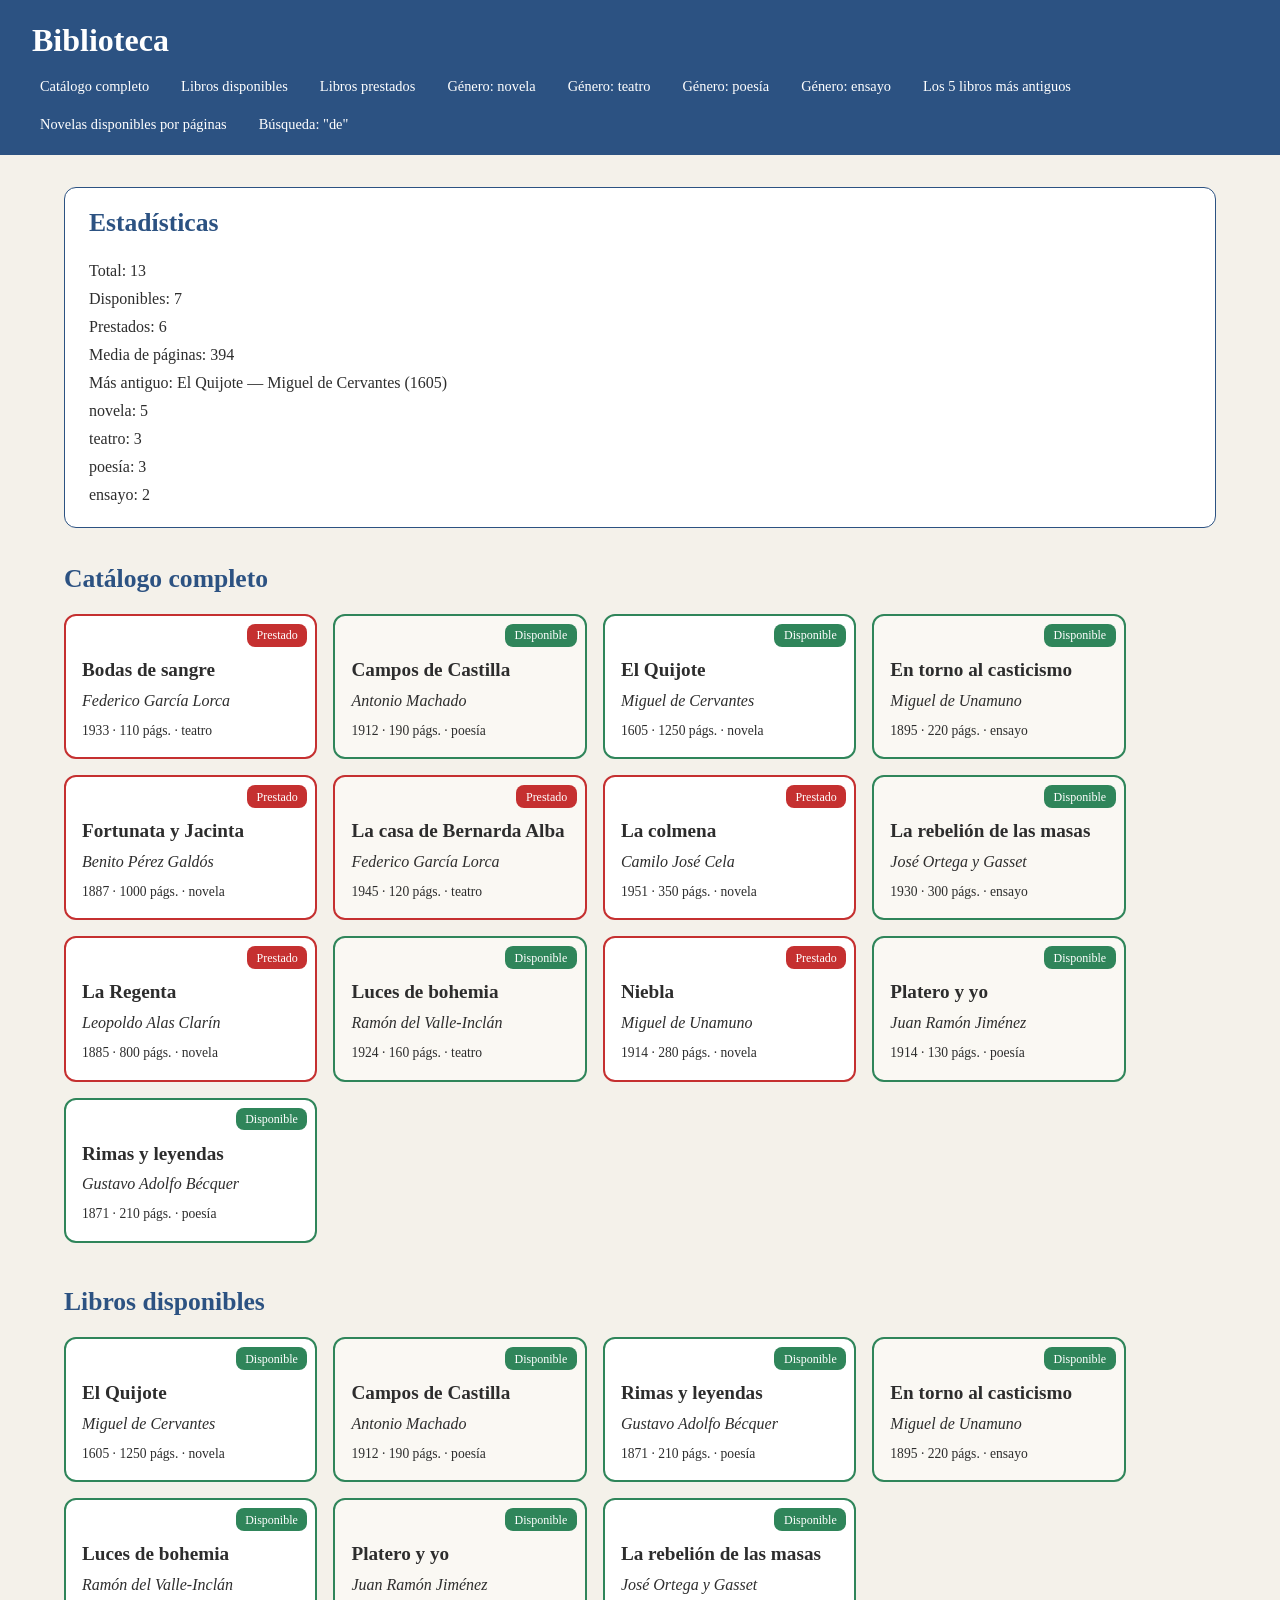
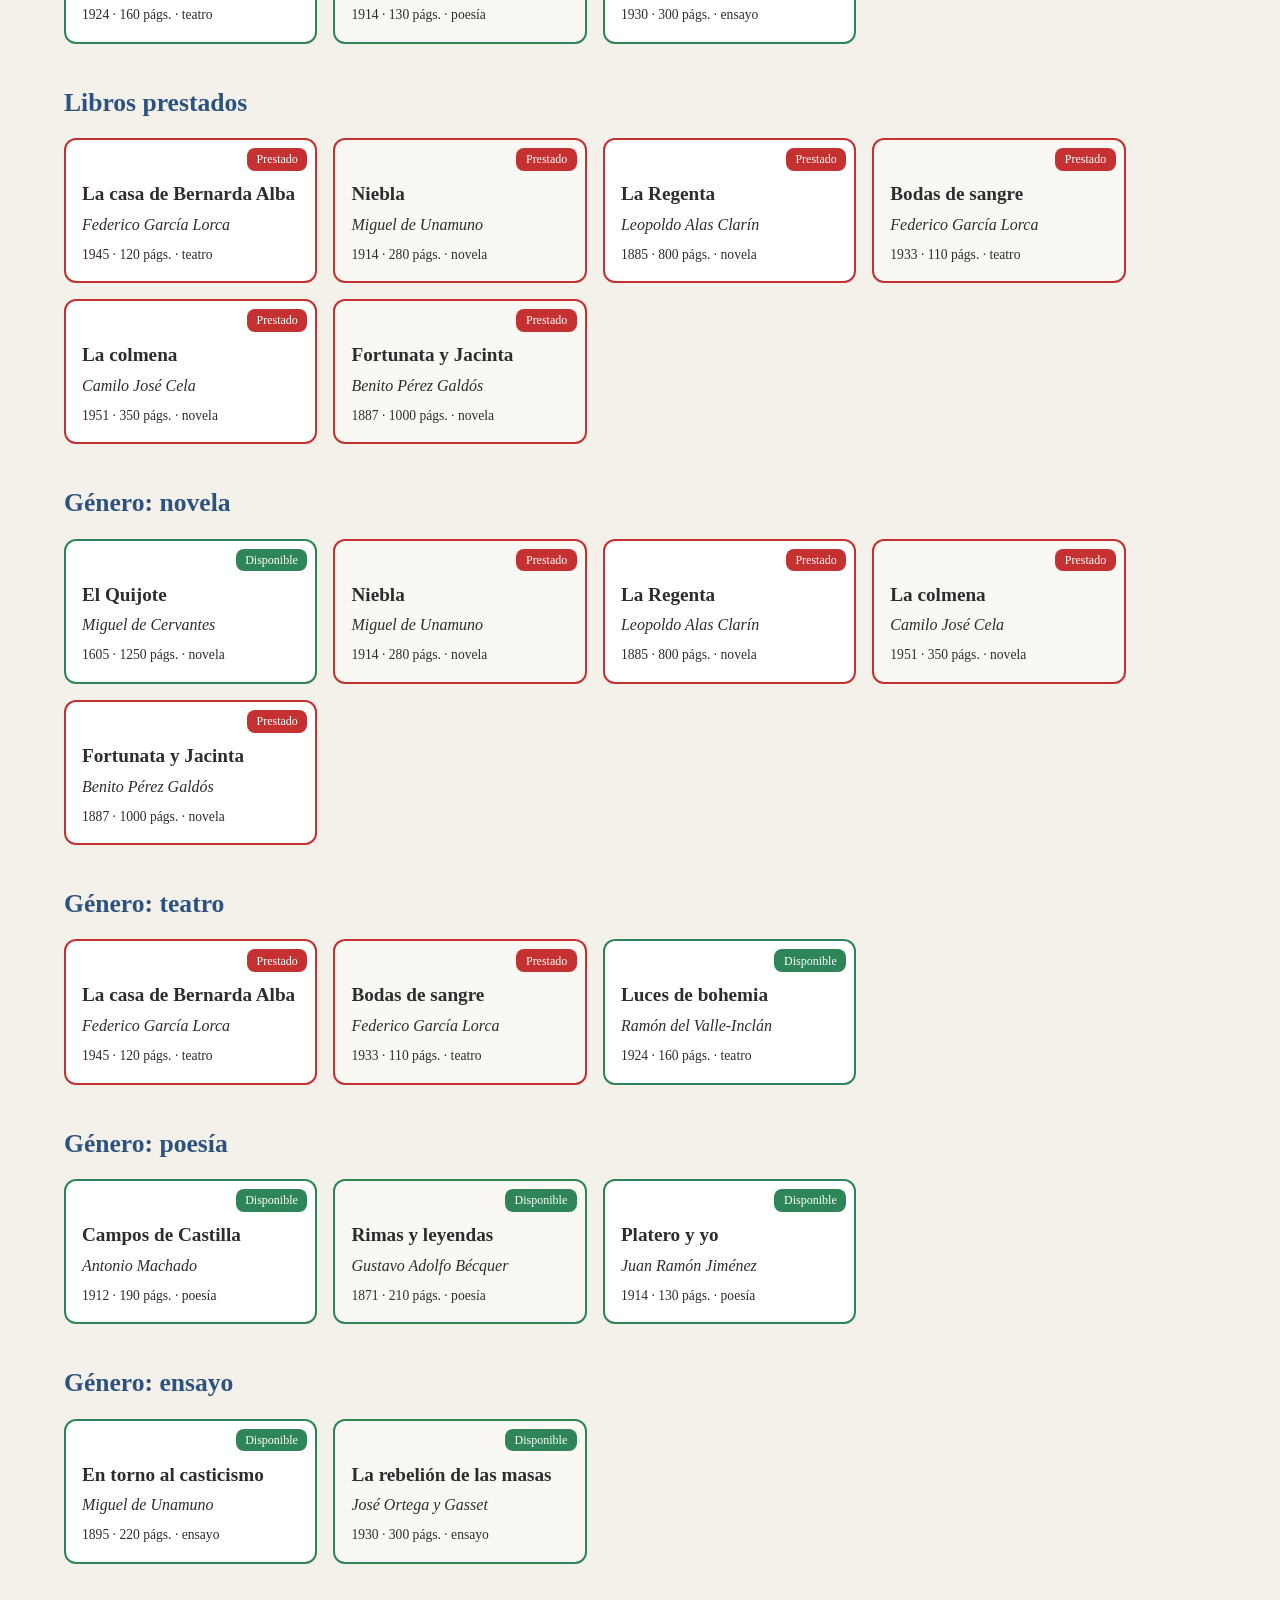
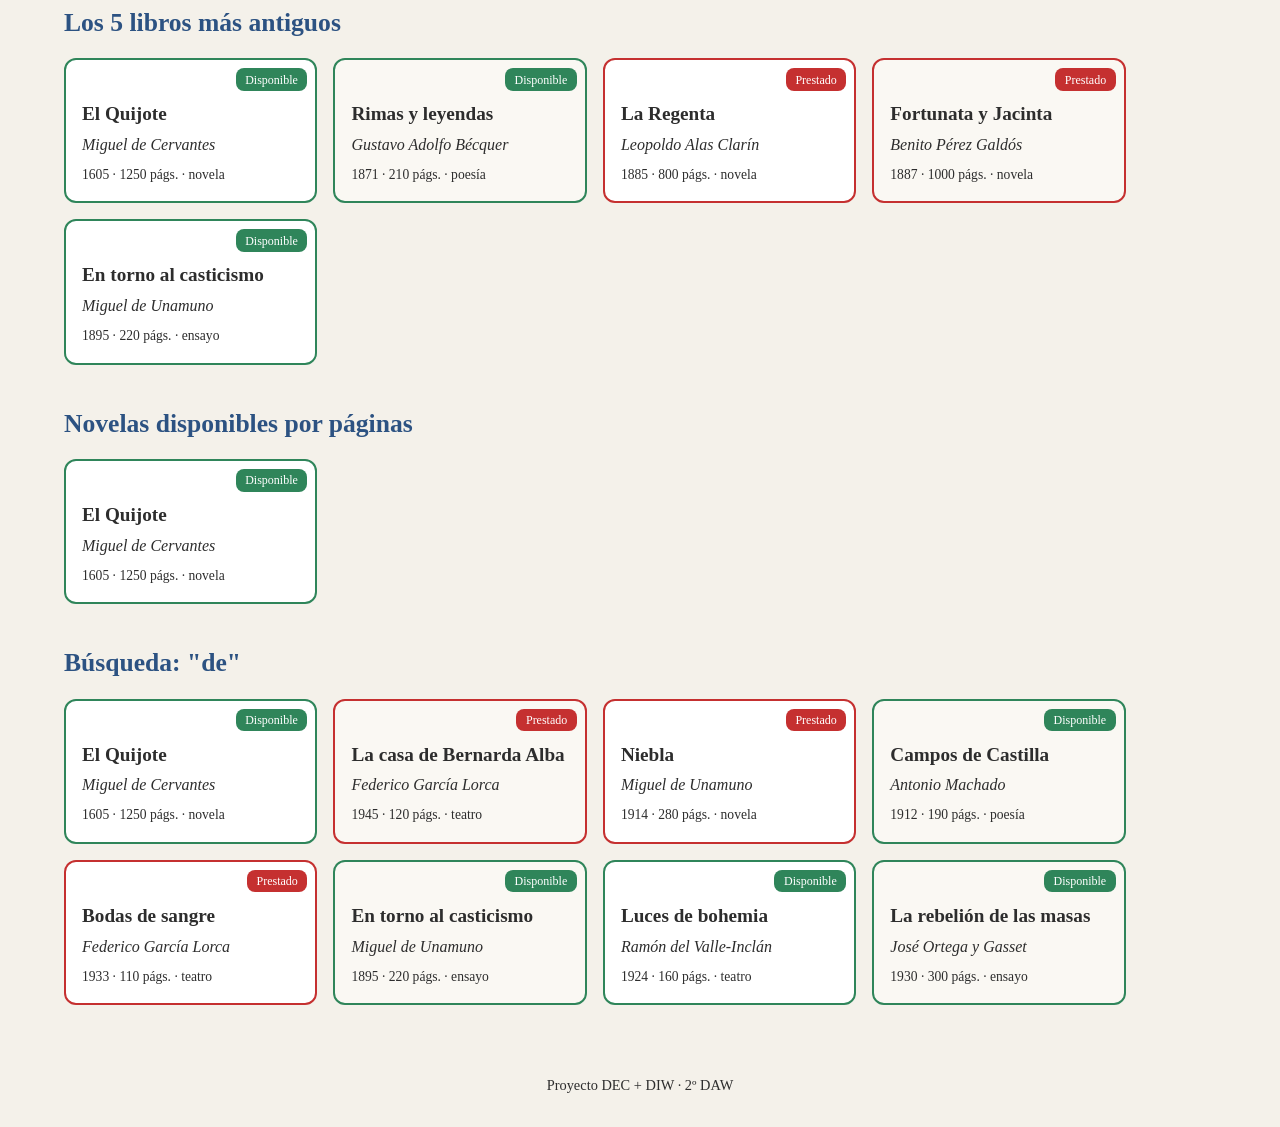
<file: Biblioteca/index.html>
<!doctype html>
<html lang="es">
  <head>
    <meta charset="UTF-8">
    <meta name="viewport" content="width=device-width, initial-scale=1.0">
    <title>Biblioteca</title>
    <link rel="stylesheet" href="css/estilos.css">
    <link rel="icon" href="data:,">
  </head>
  <body>
    <header class="cabecera">
      <h1>Biblioteca</h1>
      <nav class="indice" id="indice"></nav>
    </header>

    <main class="principal">
      <div class="panel-estadisticas" id="estadisticas"></div>
      <div id="contenedor"></div>
    </main>

    <footer class="pie">
      <p>Proyecto DEC + DIW · 2º DAW</p>
    </footer>

    <script type="module" src="js/app.js"></script>
  </body>
</html>
</file>
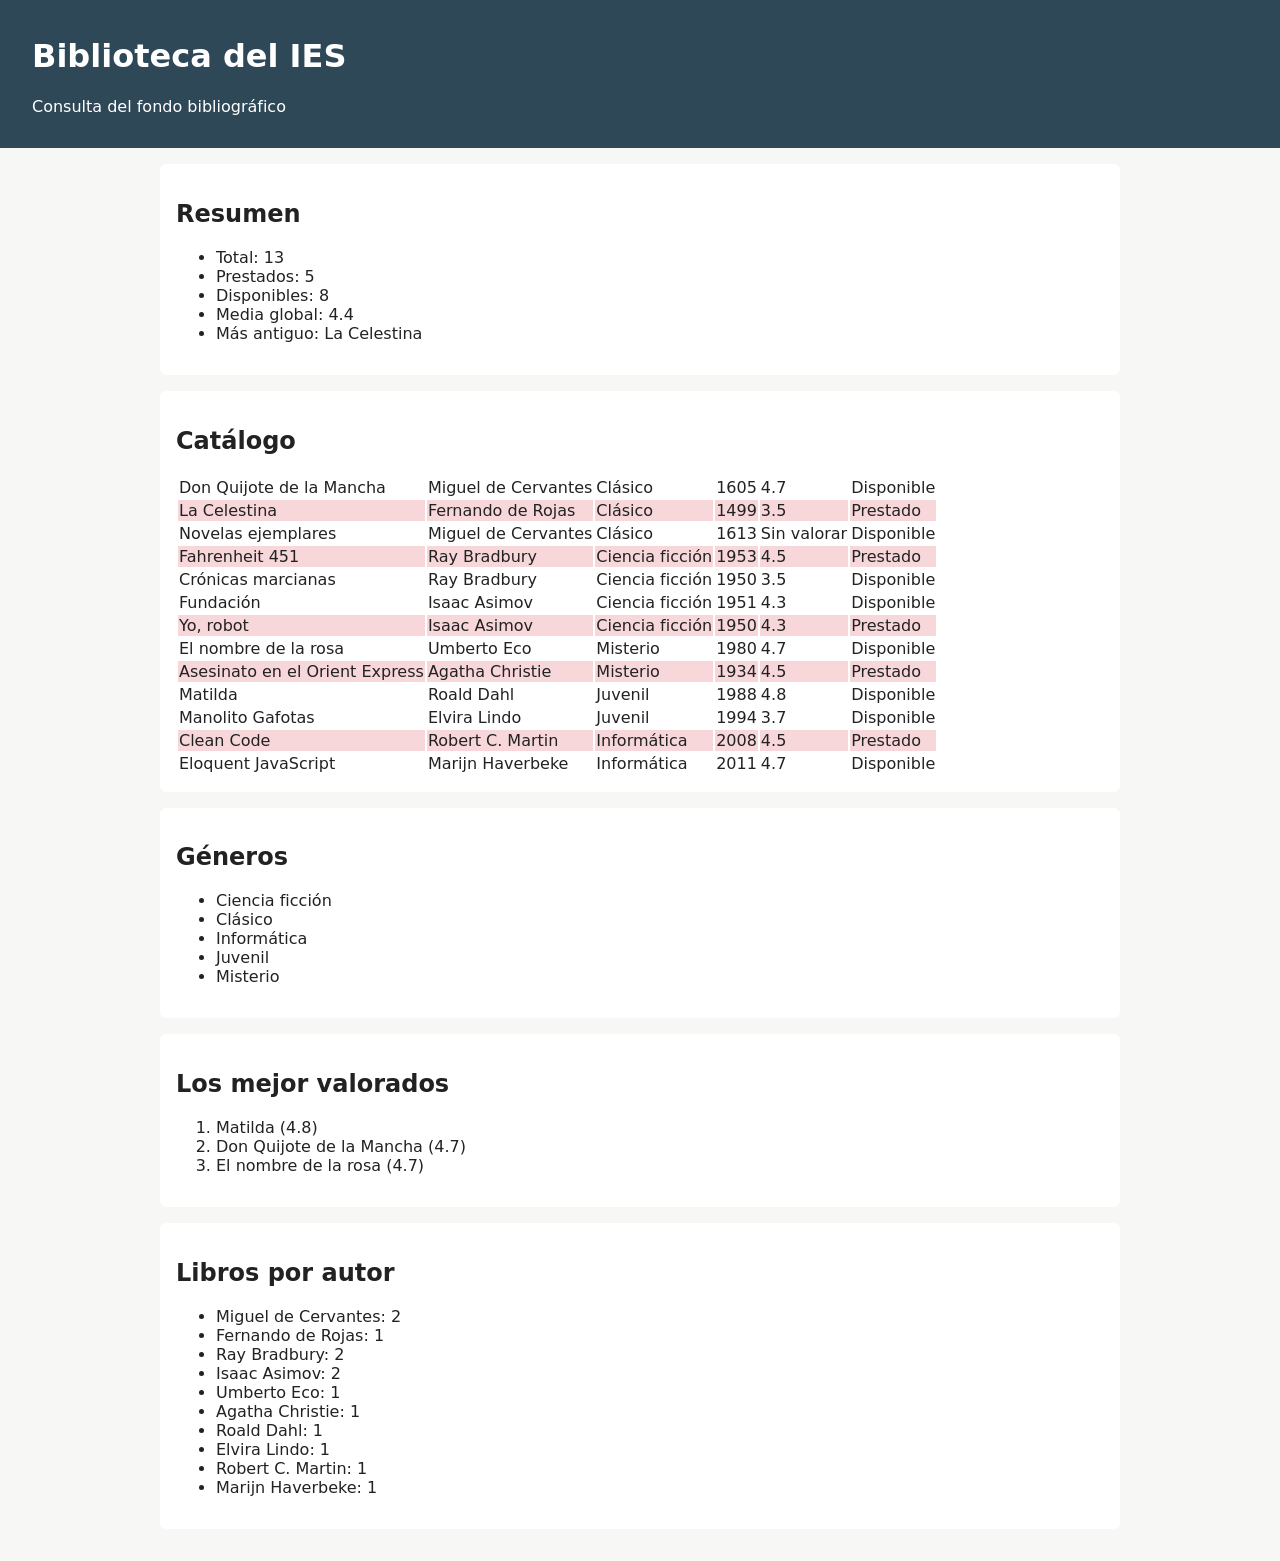
<file: guzman_yandrik_biblioteca/biblioteca-ies/index.html>
<!doctype html>
<html lang="es">
  <head>
    <meta charset="UTF-8" />
    <meta name="viewport" content="width=device-width, initial-scale=1.0" />
    <title>Biblioteca del IES</title>
    <link rel="stylesheet" href="css/estilos.css" />
    <!-- El orden importa: app.js usa la constante LIBROS definida en datos.js -->
    <script src="js/datos.js" defer></script>
    <script src="js/app.js" defer></script>
    <script src="js/pruebas.js" defer></script>
  </head>
  <body>
    <header>
      <h1>Biblioteca del IES</h1>
      <p>Consulta del fondo bibliográfico</p>
    </header>

    <main>
      <section>
        <h2>Resumen</h2>
        <div id="resumen"></div>
      </section>

      <section>
        <h2>Catálogo</h2>
        <div id="catalogo"></div>
      </section>

      <section>
        <h2>Géneros</h2>
        <div id="generos"></div>
      </section>

      <section>
        <h2>Los mejor valorados</h2>
        <div id="ranking"></div>
      </section>

      <section>
        <h2>Libros por autor</h2>
        <div id="autores"></div>
      </section>
    </main>
  </body>
</html>
</file>
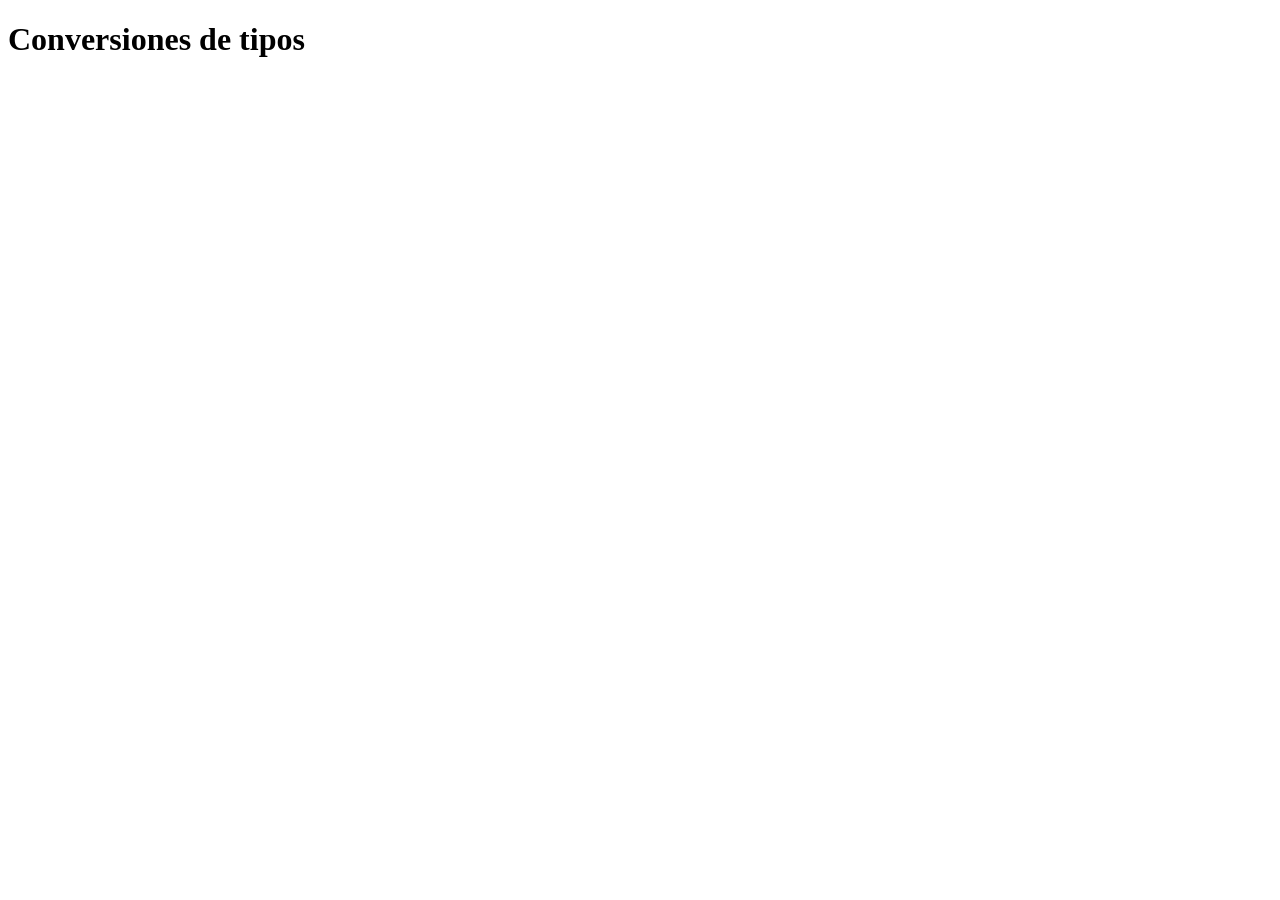
<file: guzman_yandrik_biblioteca/parteA/ejA1/index.html>
<!DOCTYPE html>
<html lang="es">
<head>
  <meta charset="UTF-8">
  <title>Biblioteca</title>
</head>
<body>
  <h1>Conversiones de tipos</h1>
  <script src="ejA1.js"></script>
</body>
</html>
</file>
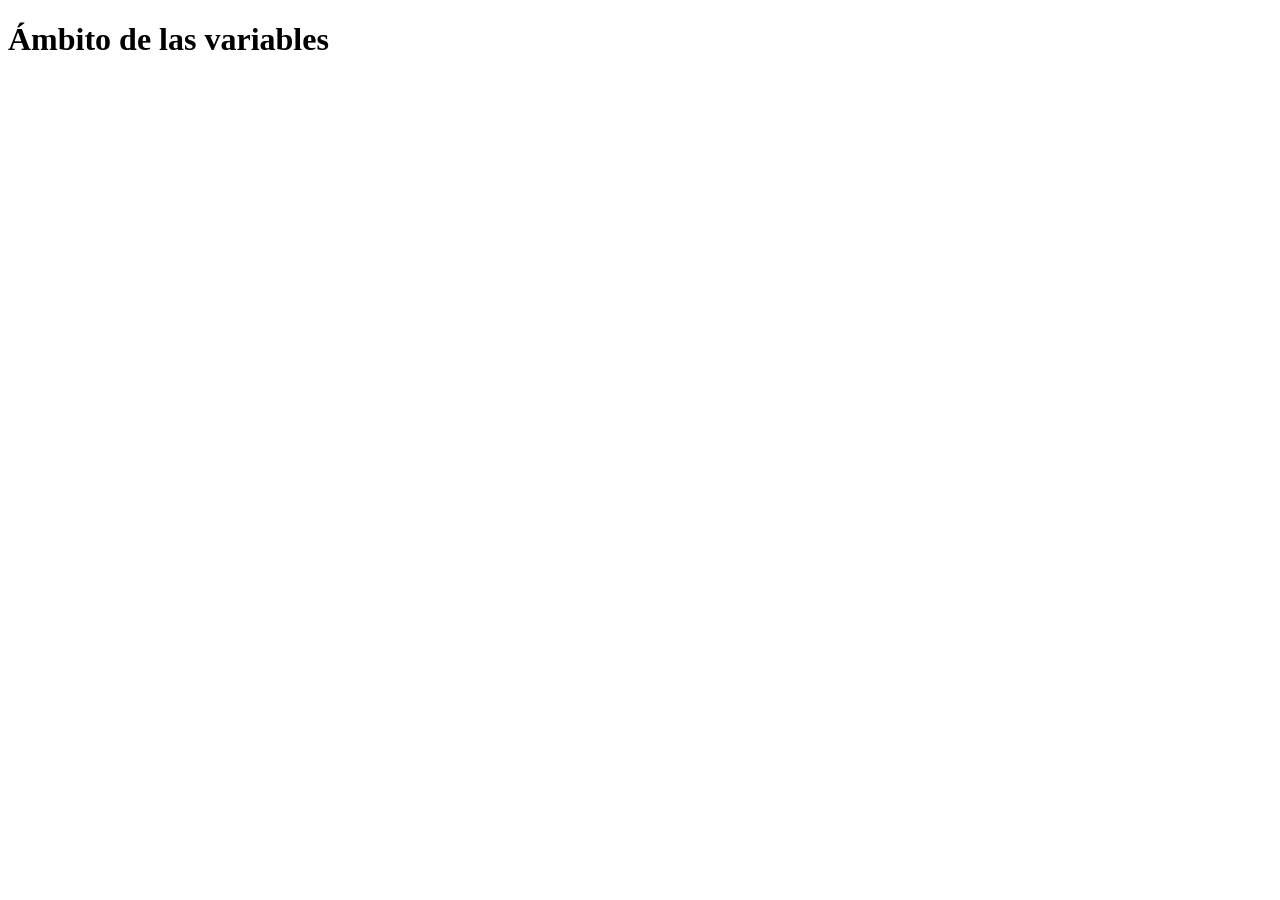
<file: guzman_yandrik_biblioteca/parteA/ejA2/index.html>
<!doctype html>
<html lang="es">
  <head>
    <meta charset="UTF-8" />
    <title>Biblioteca</title>
  </head>
  <body>
    <h1>Ámbito de las variables</h1>
    <script src="ejA2.js"></script>
  </body>
</html>
</file>
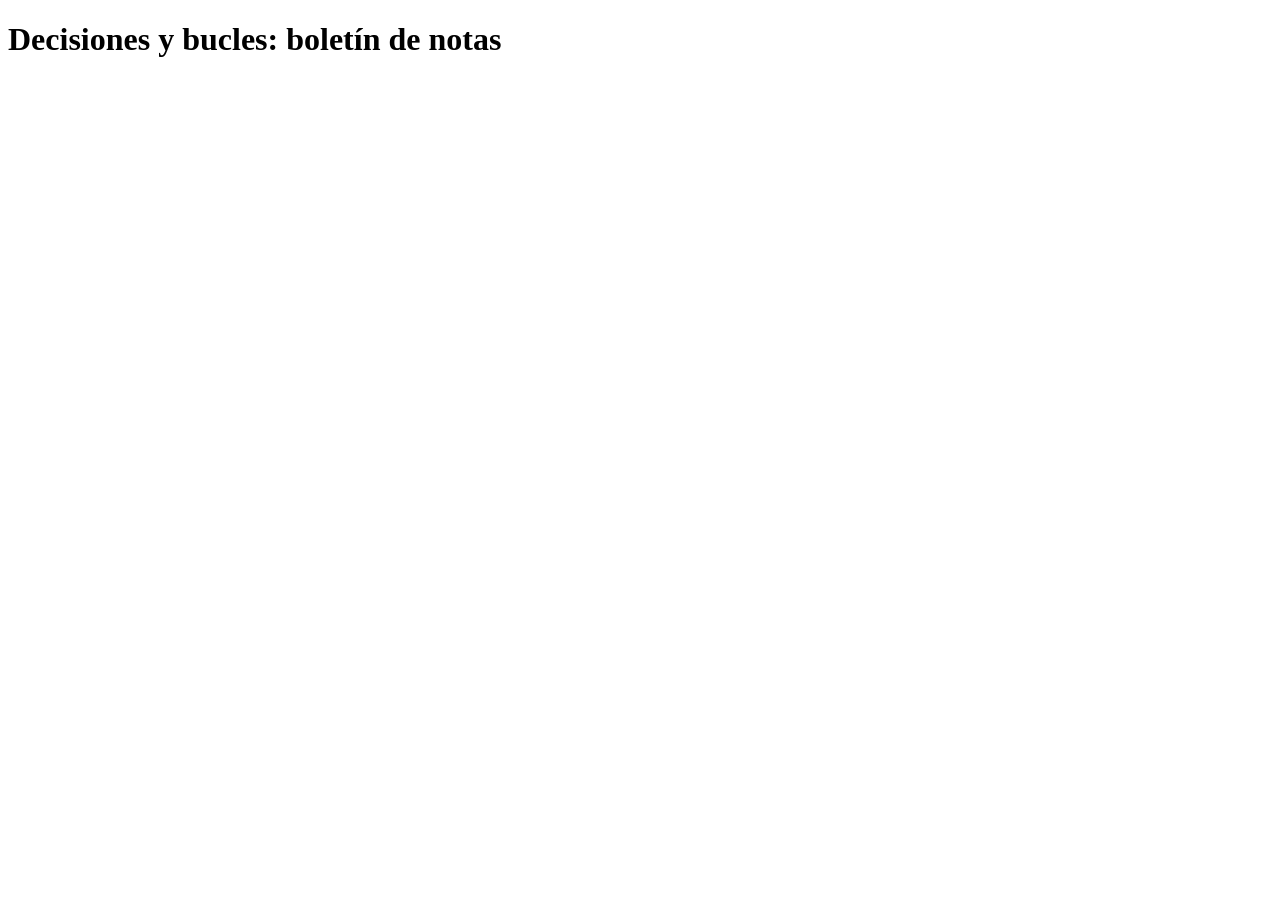
<file: guzman_yandrik_biblioteca/parteA/ejA3/index.html>
<!doctype html>
<html lang="es">
  <head>
    <meta charset="UTF-8" />
    <title>Biblioteca</title>
  </head>
  <body>
    <h1>Decisiones y bucles: boletín de notas</h1>
    <script src="ejA3.js"></script>
  </body>
</html>
</file>
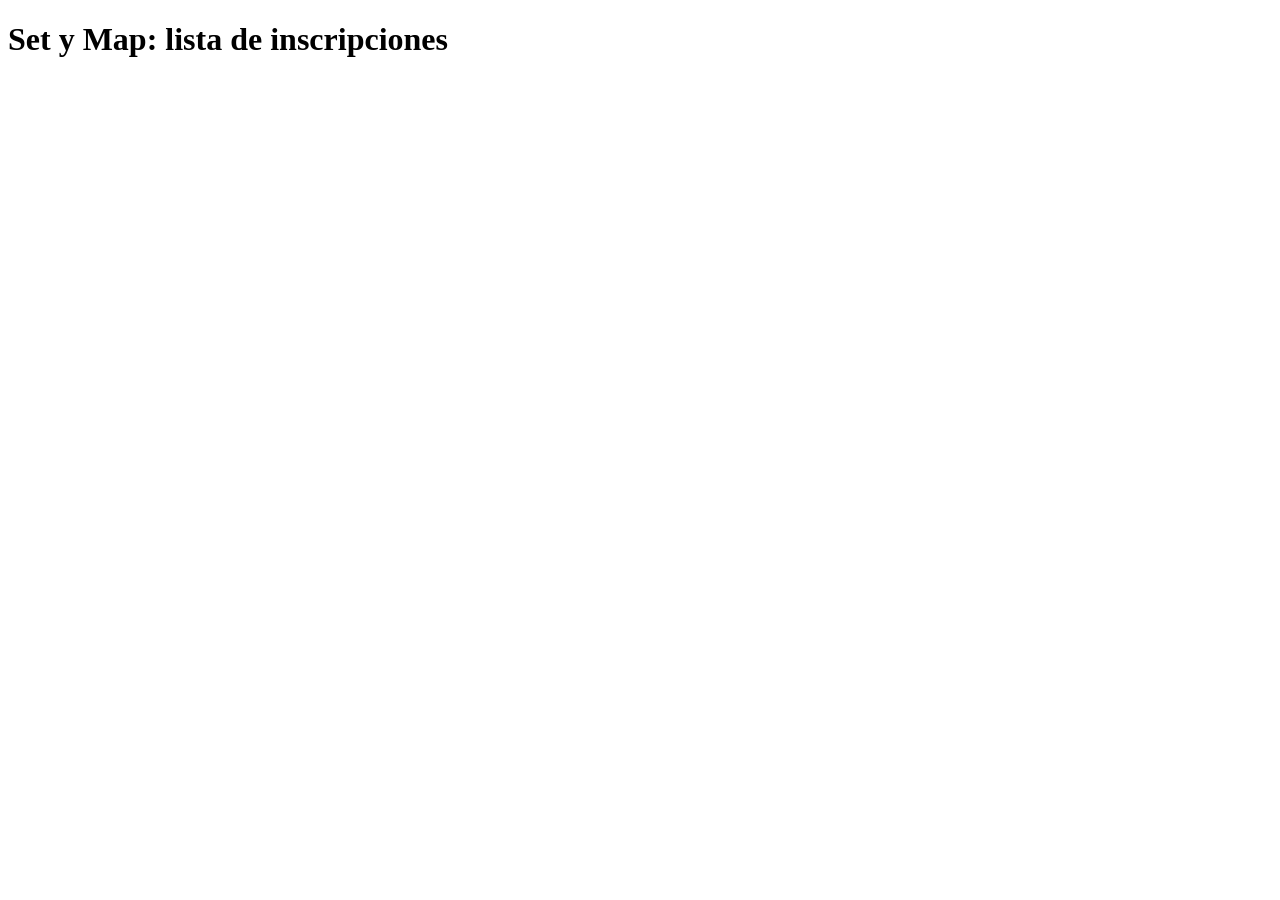
<file: guzman_yandrik_biblioteca/parteA/ejA4/index.html>
<!doctype html>
<html lang="es">
  <head>
    <meta charset="UTF-8" />
    <title>Biblioteca</title>
  </head>
  <body>
    <h1>Set y Map: lista de inscripciones</h1>
    <script src="ejA4.js"></script>
  </body>
</html>
</file>
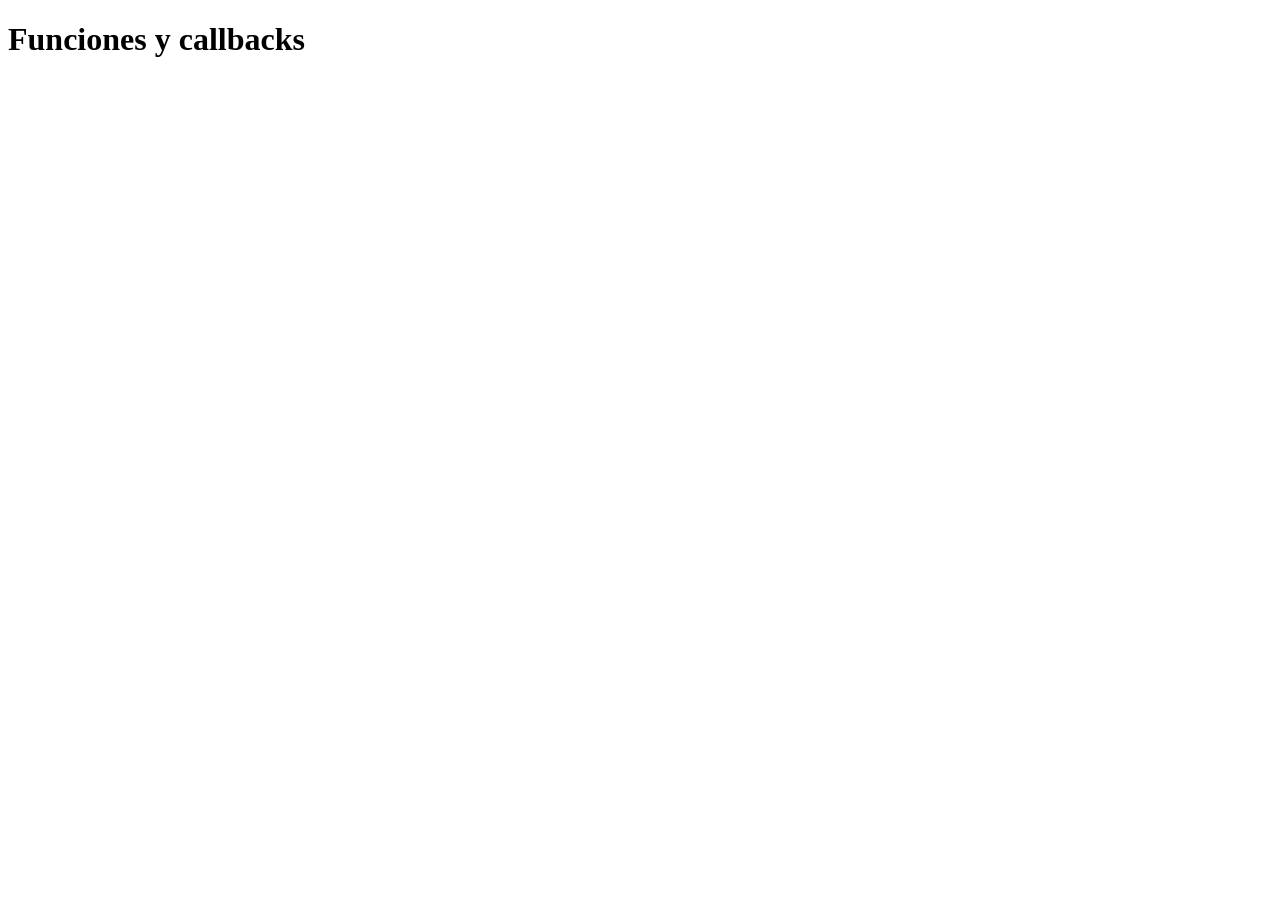
<file: guzman_yandrik_biblioteca/parteA/ejA5/index.html>
<!doctype html>
<html lang="es">
  <head>
    <meta charset="UTF-8" />
    <title>Biblioteca</title>
  </head>
  <body>
    <h1>Funciones y callbacks</h1>
    <script src="ejA5.js"></script>
  </body>
</html>
</file>
<file: Biblioteca/css/estilos.css>
/*Variables con los colores*/
:root {
  --color-principal: #2c5282;
  --color-fondo: #f4f1ea;
  --color-texto: #2d2d2d;
  --color-tarjeta: #ffffff;
  --color-tarjeta-par: #faf8f3;
  --color-resalte: #ebe5d6;
  --color-disponible: #2f855a;
  --color-prestado: #c53030;
}

/*Base*/
* {
  box-sizing: border-box;
}

body {
  margin: 0;
  font-family: Georgia, "Times New Roman", serif;
  line-height: 1.5;
  color: var(--color-texto);
  background-color: var(--color-fondo);
}

/*Cabecera*/
.cabecera {
  position: sticky;
  top: 0;
  z-index: 10;
  padding: 1rem 2rem;
  background-color: var(--color-principal);
  color: white;
}

.cabecera h1 {
  margin: 0 0 0.5rem 0;
  font-size: 2rem;
}

.indice {
  display: flex;
  flex-wrap: wrap;
  gap: 0.5rem 1rem;
}

.indice a {
  color: white;
  text-decoration: none;
  font-size: 0.9rem;
  padding: 0.25rem 0.5rem;
}

.indice a:hover,
.indice a:focus {
  background-color: white;
  color: var(--color-principal);
}

/*Principal*/
.principal {
  width: 90%;
  max-width: 75rem;
  margin: 2rem auto;
}

.pie {
  padding: 1rem;
  text-align: center;
  font-size: 0.9rem;
}

/*Secciones*/
.principal section {
  margin-bottom: 2.5rem;
  scroll-margin-top: 10rem;
}

.principal h2 {
  margin: 0 0 1rem 0;
  font-size: 1.6rem;
  color: var(--color-principal);
}

/*Panel estadísticas*/
.panel-estadisticas {
  padding: 1rem 1.5rem;
  margin-bottom: 2rem;
  background-color: var(--color-tarjeta);
  border: 1px solid var(--color-principal);
  border-radius: 0.75rem;
}

.panel-estadisticas p {
  margin: 0.25rem 0;
}

/*Rejilla de tarjetas*/
.rejilla {
  display: flex;
  flex-wrap: wrap;
  gap: 1rem;
}

/*Tarjeta*/
.tarjeta {
  position: relative;
  width: 22%;
  min-width: 14rem;
  padding: 2.5rem 1rem 1rem 1rem;
  background-color: var(--color-tarjeta);
  border: 2px solid var(--color-texto);
  border-radius: 0.75rem;
}

.tarjeta.disponible {
  border-color: var(--color-disponible);
}

.tarjeta.prestado {
  border-color: var(--color-prestado);
}

.tarjeta:nth-child(even) {
  background-color: var(--color-tarjeta-par);
}

.tarjeta:hover {
  background-color: var(--color-resalte);
}

.tarjeta h3 {
  margin: 0 0 0.25rem 0;
  font-size: 1.2rem;
}

.autor {
  margin: 0 0 0.5rem 0;
  font-size: 1rem;
  font-style: italic;
}

.datos {
  margin: 0;
  font-size: 0.85rem;
}

/*Etiqueta estado*/
.etiqueta {
  position: absolute;
  top: 0.5rem;
  right: 0.5rem;
  padding: 0.15rem 0.6rem;
  font-size: 0.75rem;
  color: white;
  border-radius: 0.5rem;
}

.disponible .etiqueta {
  background-color: var(--color-disponible);
}

.prestado .etiqueta {
  background-color: var(--color-prestado);
}
</file>
<file: guzman_yandrik_biblioteca/biblioteca-ies/css/estilos.css>
/* Estilos mínimos de partida. Puedes ampliarlos (requisito R8). */
body {
  font-family: system-ui, sans-serif;
  margin: 0;
  color: #222;
  background: #f7f7f5;
}

header {
  background: #2f4858;
  color: #fff;
  padding: 1rem 2rem;
}

main {
  max-width: 960px;
  margin: 0 auto;
  padding: 1rem;
}

section {
  background: #fff;
  border-radius: 6px;
  padding: 1rem;
  margin-bottom: 1rem;
}
section {
  background: #fff;
  border-radius: 6px;
  padding: 1rem;
  margin-bottom: 1rem;
}

tr.prestado td {
  background-color: #f8d7da;
}
</file>
